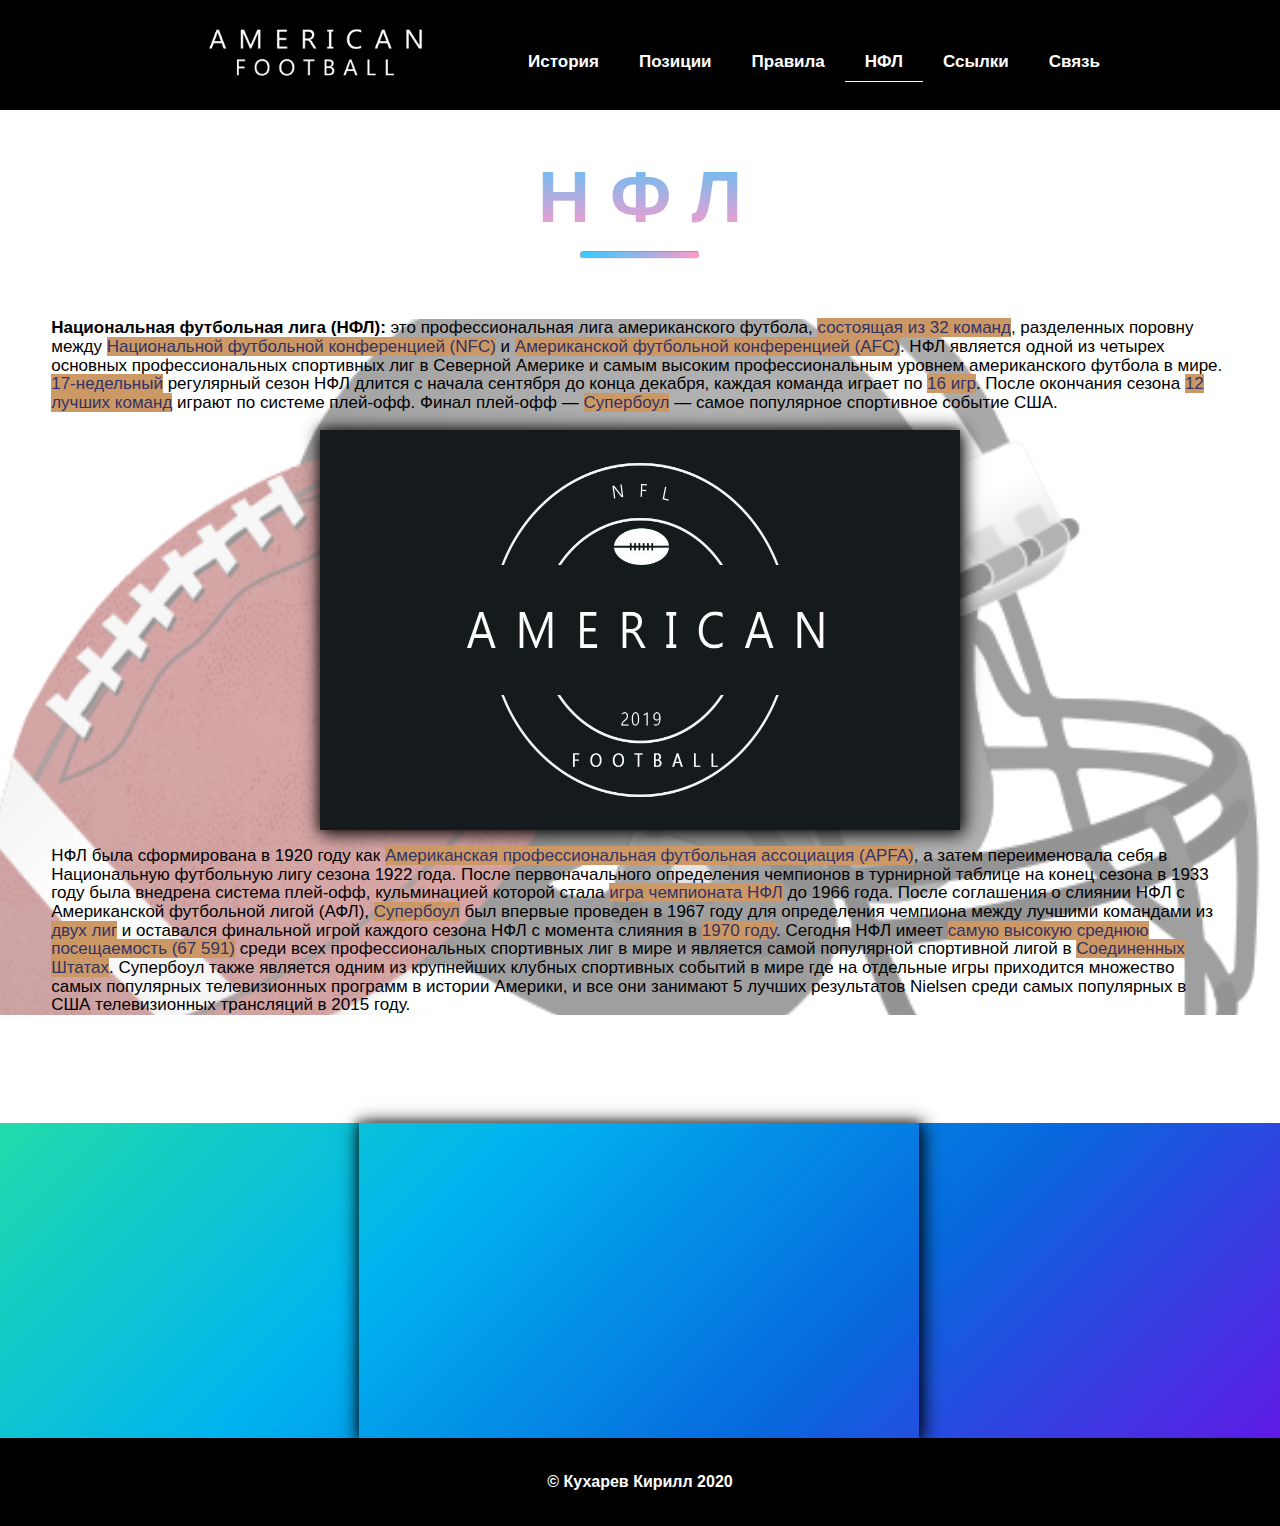
<file: nfl.html>
<!DOCTYPE html>
<html lang="ru">
  <head>
    <title>Американский футбол</title>
    <link rel="stylesheet" href="assets/css/nfl.css" />
    <link
      href="https://fonts.googleapis.com/css?family=Roboto+Slab:400,700&display=swap"
      rel="stylesheet"
    />
    <meta charset="UTF-8" name="viewport" content="width=device-width, initial-scale=1" />
  </head>
  <body>
    <nav class="navbar">
      <ul class="ulNavbar" id="dropdownClick">
        <li class="navLeft">
          <a href="index.html"><img src="assets/media/SYMBOL.png" alt="Error"/></a>
        </li>
        <li class="dropdownicon">
          <a href="javascript:void(0);" onclick="dropdownMenu()">&#9776;</a>
        </li>
        <li class="navRight">
          <a href="contact.html" class="boxF">Связь</a>
        </li>
        <li class="navRight">
          <a class="boxE" href="references.html">Ссылки</a>
        </li>
        <li class="navRight"><a class="boxD active" href="nfl.html">НФЛ</a></li>
        <li class="navRight"><a class="boxC" href="rules.html">Правила</a></li>
        <li class="navRight">
          <a class="boxB" href="position.html">Позиции</a>
        </li>
        <li class="navRight"><a class="boxA" href="index.html">История</a></li>
      </ul>
    </nav>
    <div class="box6">
      <div class="container">
        <div class="section5">
          <div class="moreHeading">
            <h1 id="nfl">Н Ф Л</h1>
            <hr class="hrStyling" />
          </div>
          <div
            class="nflParagraph"
            style="background: url(assets/media/NFLballandhelmet.png) no-repeat center;background-size:150vh;"
          >
            <p>
                <b>Национальная футбольная лига (НФЛ):</b> это профессиональная лига американского футбола, <span class="textcolor">состоящая из 32 команд</span>, разделенных поровну между <span class="textcolor">Национальной футбольной конференцией (NFC)</span> и <span class="textcolor">Американской футбольной конференцией (AFC)</span>. НФЛ является одной из четырех основных профессиональных спортивных лиг в Северной Америке и самым высоким профессиональным уровнем американского футбола в мире. <span class="textcolor">17-недельный</span> регулярный сезон НФЛ длится с начала сентября до конца декабря, каждая команда играет по <span class="textcolor">16 игр</span>. После окончания сезона <span class="textcolor">12 лучших команд</span> играют по системе плей-офф. Финал плей-офф — <span class="textcolor">Супербоул</span> — самое популярное спортивное событие США.
            </p>
            <img
              class="circle"
              title="Self Made Logo"
              src="assets/media/selfmadelogo.jpg"
              alt="error"
            />
            <p>
                НФЛ была сформирована в 1920 году как <span class="textcolor">Американская профессиональная футбольная ассоциация (APFA)</span>, а затем переименовала себя в Национальную футбольную лигу сезона 1922 года. После первоначального определения чемпионов в турнирной таблице на конец сезона в 1933 году была внедрена система плей-офф, кульминацией которой стала <span class="textcolor">игра чемпионата НФЛ</span> до 1966 года. 
                После соглашения о слиянии НФЛ с Американской футбольной лигой (АФЛ), <span class="textcolor">Супербоул</span> был впервые проведен в 1967 году для определения чемпиона между лучшими командами из <span class="textcolor">двух лиг</span> и оставался финальной игрой каждого сезона НФЛ с момента слияния в <span class="textcolor">1970 году</span>. Сегодня НФЛ имеет <span class="textcolor">самую высокую среднюю посещаемость (67 591)</span> среди всех профессиональных спортивных лиг в мире и является самой популярной спортивной лигой в <span class="textcolor">Соединенных Штатах</span>. Супербоул также является одним из крупнейших клубных спортивных событий в мире где на отдельные игры приходится множество самых популярных телевизионных программ в истории Америки, и все они занимают 5 лучших результатов Nielsen среди самых популярных в США телевизионных трансляций в 2015 году.
            </p>
          </div>
        </div>
      </div>
    </div>
    <div class="Iframe">
      <iframe
        width="560"
        height="315"
        src="https://www.youtube.com/embed/4DfchhaTq_A"
        allow="accelerometer; autoplay; encrypted-media; gyroscope; picture-in-picture"
        allowfullscreen
      ></iframe>
    </div>
    <footer>
      <div class="container">
        <div class="row">
          <div class="col-12">
            <p><b>&copy; Кухарев Кирилл 2020</b></p>
          </div>
        </div>
      </div>
    </footer>
    <script>
      function dropdownMenu() {
        var x = document.getElementById("dropdownClick");
        if (x.className === "ulNavbar") {
          x.className += " responsive";
        } else {
          x.className = "ulNavbar";
        }
      }
    </script>
  </body>
</html>
</file>
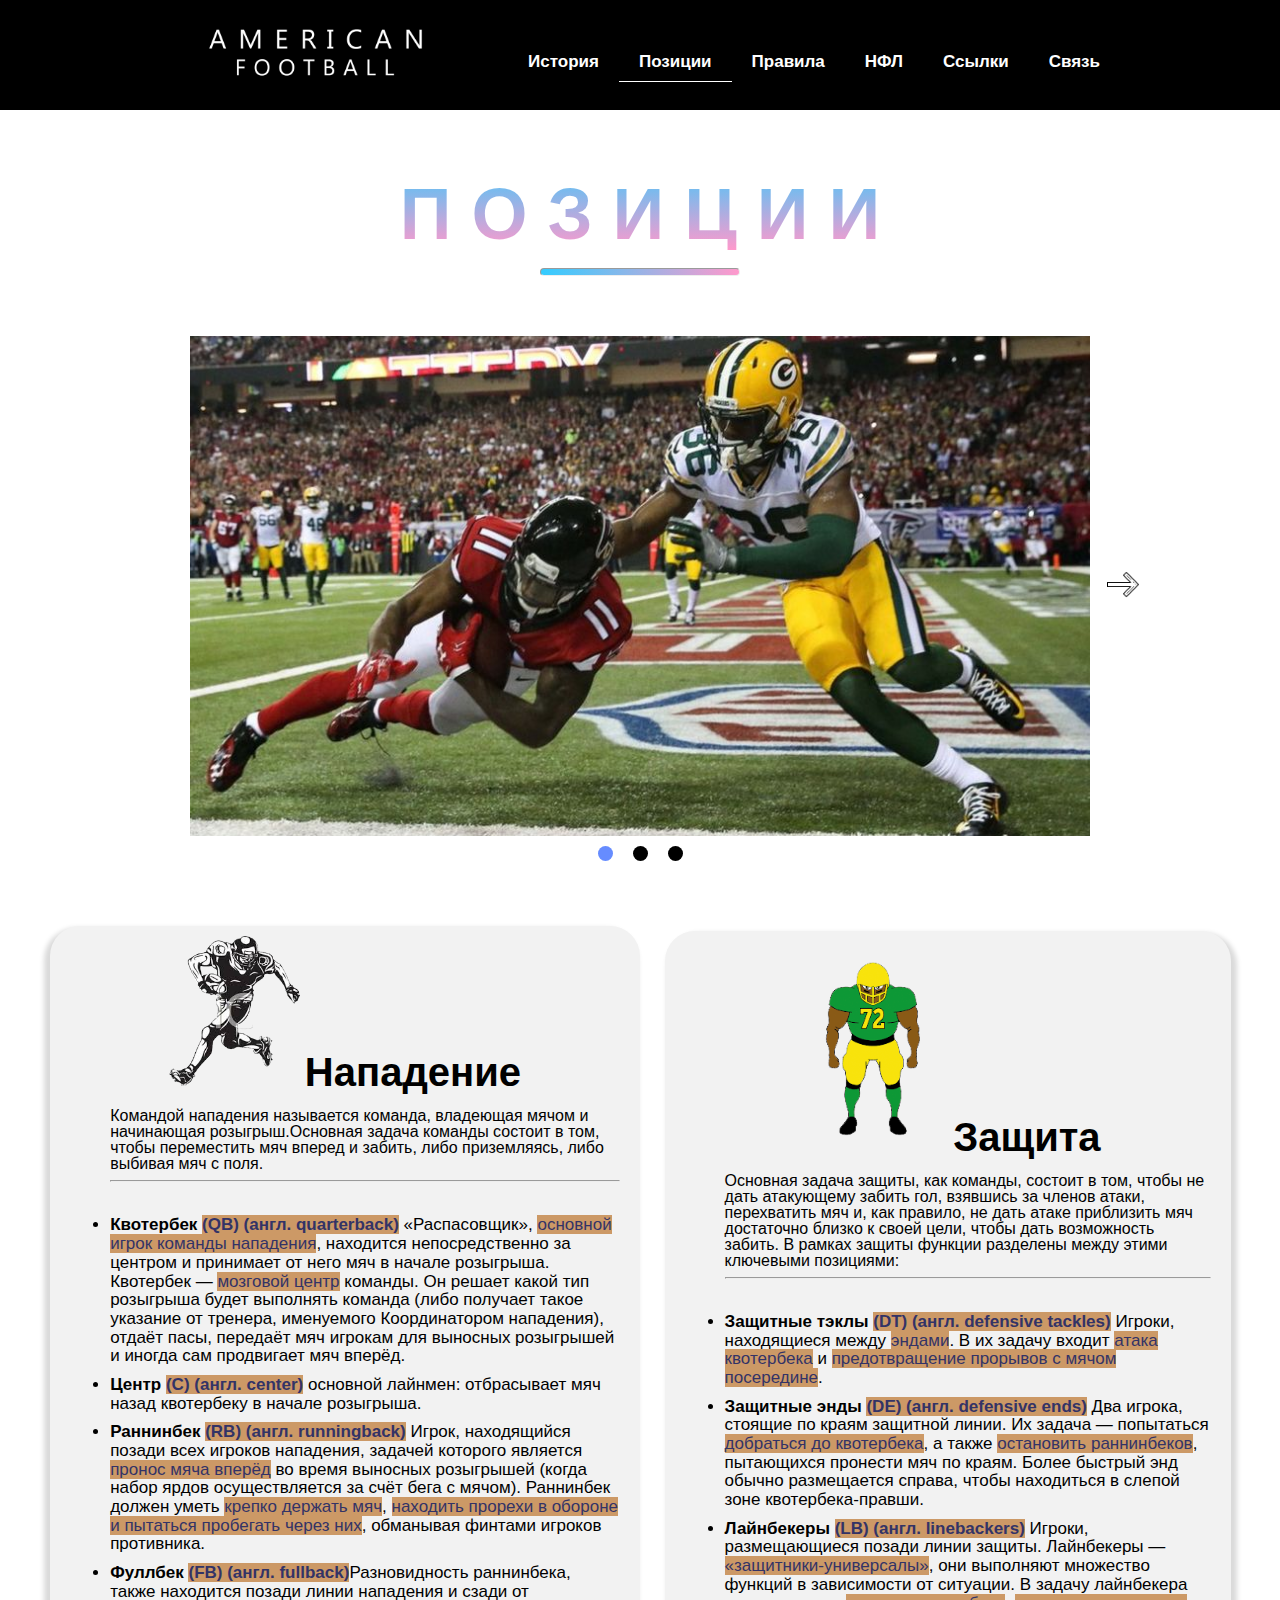
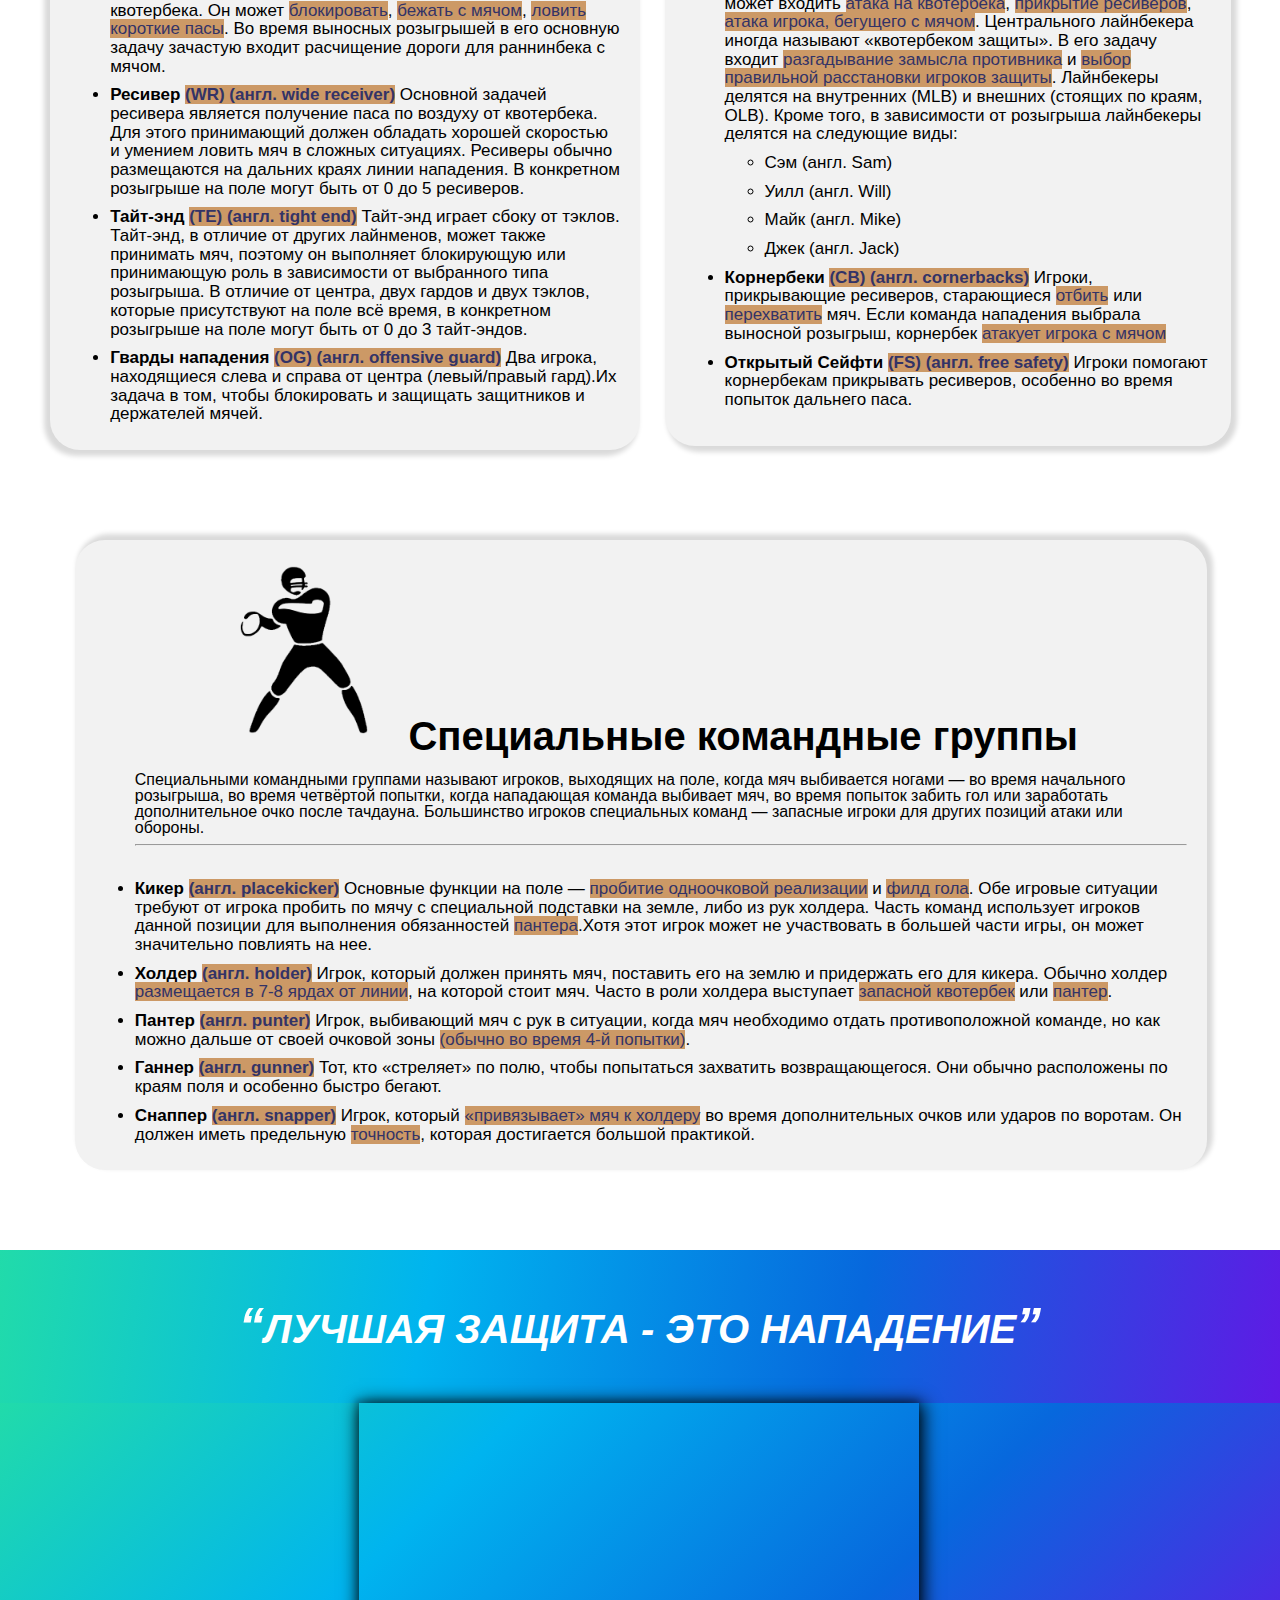
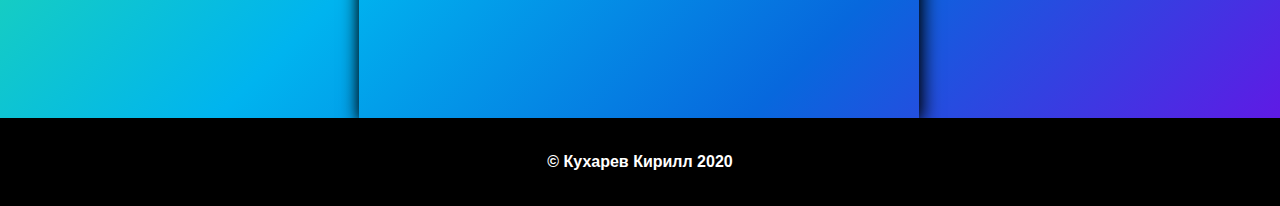
<file: position.html>
<!DOCTYPE html>
<html lang="ru">

<head>
    <title>Американский футбол</title>
    <link rel="stylesheet" href="assets/css/position.css" />
    <link href="https://fonts.googleapis.com/css?family=Roboto+Slab:400,700&display=swap" rel="stylesheet" />
    <meta charset="UTF-8" name="viewport" content="width=device-width, initial-scale=1" /> </head>

<body>
    <nav class="navbar">
        <ul class="ulNavbar" id="dropdownClick">
            <li class="navLeft">
                <a href="index.html"><img src="assets/media/SYMBOL.png" alt="Error" /></a>
            </li>
            <li class="dropdownicon"> <a href="javascript:void(0);" onclick="dropdownMenu()">&#9776;</a> </li>
            <li class="navRight"> <a href="contact.html" class="boxF">Связь</a> </li>
            <li class="navRight"> <a class="boxE" href="references.html">Ссылки</a> </li>
            <li class="navRight"><a class="boxD" href="nfl.html">НФЛ</a></li>
            <li class="navRight"><a class="boxC" href="rules.html">Правила</a></li>
            <li class="navRight"> <a class="boxB active" href="position.html">Позиции</a> </li>
            <li class="navRight"><a class="boxA" href="index.html">История</a></li>
        </ul>
    </nav>
    <div class="box3">
        <div class="conatiner">
            <div class="Section2">
                <div class="backgroundColor2">
                    <h1 id="Positions">П О З И Ц И И</h1>
                    <hr class="hrStyling" />
                    <div class="carousal">
                        <button class="carousal_button carousal_button--left is-hidden"> <img src="assets/media/left4.png" alt="error" /> </button>
                        <div class="carousal_container">
                            <ul class="carousal_track">
                                <li class="carousal_slide current_slide"> <img class="carousal_image" src="assets/media/off.jpg" alt="error" /> </li>
                                <li class="carousal_slide"> <img class="carousal_image" src="assets/media/defence.jpg" alt="error" /> </li>
                                <li class="carousal_slide"> <img class="carousal_image" src="assets/media/specialunits.jpg" alt="error" /> </li>
                            </ul>
                        </div>
                        <button class="carousal_button carousal_button--right"> <img src="assets/media/right4.png" alt="error" /> </button>
                        <div class="carousal_nav">
                            <button class="carousal_indicator current_slide"></button>
                            <button class="carousal_indicator"></button>
                            <button class="carousal_indicator"></button>
                        </div>
                    </div>
                    <div class="row">
                        <div class="col-6">
                            <div class="Position_paragraph">
                                <div class="offensivebg">
                                    <div class="offensive"> <span><img
                          src="assets/media/offensiveClipEdited.png"
                          alt="Error"
                      /></span>
                                        <h2><span>Нападение</span></h2> </div>
                                    <ul>
                                        Командой нападения называется команда, владеющая мячом и начинающая розыгрыш.Основная задача команды состоит в том, чтобы переместить мяч вперед и забить, либо приземляясь, либо выбивая мяч с поля.
                                        <hr>
                                        <br>
                                        <li> <b>Квотербек <span class="textcolor">(QB) (англ. quarterback)</span></b> «Распасовщик», <span class="textcolor">основной игрок команды нападения</span>, находится непосредственно за центром и принимает от него мяч в начале розыгрыша. Квотербек — <span class="textcolor">мозговой центр</span> команды. Он решает какой тип розыгрыша будет выполнять команда (либо получает такое указание от тренера, именуемого Координатором нападения), отдаёт пасы, передаёт мяч игрокам для выносных розыгрышей и иногда сам продвигает мяч вперёд.</li>
                                        <li> <b>Центр <span class="textcolor">(C) (англ. center)</span></b> основной лайнмен: отбрасывает мяч назад квотербеку в начале розыгрыша.
                                        <li> <b>Раннинбек <span class="textcolor">(RB) (англ. runningback)</span></b> Игрок, находящийся позади всех игроков нападения, задачей которого является <span class="textcolor">пронос мяча вперёд</span> во время выносных розыгрышей (когда набор ярдов осуществляется за счёт бега с мячом). Раннинбек должен уметь <span class="textcolor">крепко держать мяч</span>, <span class="textcolor">находить прорехи в обороне и пытаться пробегать через них</span>, обманывая финтами игроков противника.
                                        </li>
                                        <li><b>Фуллбек <span class="textcolor">(FB) (англ. fullback)</span></b>Разновидность раннинбека, также находится позади линии нападения и сзади от квотербека. Он может <span class="textcolor">блокировать</span>, <span class="textcolor">бежать с мячом</span>, <span class="textcolor">ловить короткие пасы</span>. Во время выносных розыгрышей в его основную задачу зачастую входит расчищение дороги для раннинбека с мячом.  </li>
                                        <li> <b>Ресивер <span class="textcolor">(WR) (англ. wide receiver)</span></b> Основной задачей ресивера является получение паса по воздуху от квотербека. Для этого принимающий должен обладать хорошей скоростью и умением ловить мяч в сложных ситуациях. Ресиверы обычно размещаются на дальних краях линии нападения. В конкретном розыгрыше на поле могут быть от 0 до 5 ресиверов.
                                        </li>
                                        <li><b>Тайт-энд <span class="textcolor">(TE) (англ. tight end)</span></b> Тайт-энд играет сбоку от тэклов. Тайт-энд, в отличие от других лайнменов, может также принимать мяч, поэтому он выполняет блокирующую или принимающую роль в зависимости от выбранного типа розыгрыша. В отличие от центра, двух гардов и двух тэклов, которые присутствуют на поле всё время, в конкретном розыгрыше на поле могут быть от 0 до 3 тайт-эндов. </li>
                                        <li> <b>Гварды нападения <span class="textcolor">(OG) (англ. offensive guard)</span></b> Два игрока, находящиеся слева и справа от центра (левый/правый гард).Их задача в том, чтобы блокировать и защищать защитников и держателей мячей. </li>
                                    </ul>
                                </div>
                            </div>
                        </div>
                        <div class="col-6">
                            <div class="Position_paragraph">
                                <div class="defensivebg">
                                    <div class="defensive"> <span><img
                                      src="assets/media/defensiveClipEdited.png" alt="Error"/></span>
                                        <h2><span>Защита</span></h2> </div>
                                    <ul>
                                        Основная задача защиты, как команды, состоит в том, чтобы не дать атакующему забить гол, взявшись за членов атаки, перехватить мяч и, как правило, не дать атаке приблизить мяч достаточно близко к своей цели, чтобы дать возможность забить. В рамках защиты функции разделены между этими ключевыми позициями:
                                        <hr>
                                        <br>
                                        <li><b>Защитные тэклы <span class="textcolor">(DT) (англ. defensive tackles)</span></b> Игроки, находящиеся между <span class="textcolor">эндами</span>. В их задачу входит <span class="textcolor">атака квотербека</span> и <span class="textcolor">предотвращение прорывов с мячом посередине</span>.</li>
                                        
                                        <li> <b>Защитные энды <span class="textcolor">(DE) (англ. defensive ends)</span></b> Два игрока, стоящие по краям защитной линии. Их задача — попытаться <span class="textcolor">добраться до квотербека</span>, а также <span class="textcolor">остановить раннинбеков</span>, пытающихся пронести мяч по краям. Более быстрый энд обычно размещается справа, чтобы находиться в слепой зоне квотербека-правши. </li>
                                        
                                        <li> <b>Лайнбекеры <span class="textcolor">(LB) (англ. linebackers)</span> </b> Игроки, размещающиеся позади линии защиты. Лайнбекеры — <span class="textcolor">«защитники-универсалы»</span>, они выполняют множество функций в зависимости от ситуации. В задачу лайнбекера может входить <span class="textcolor">атака на квотербека</span>, <span class="textcolor">прикрытие ресиверов</span>, <span class="textcolor">атака игрока, бегущего с мячом</span>. Центрального лайнбекера иногда называют «квотербеком защиты». В его задачу входит <span class="textcolor">разгадывание замысла противника</span> и <span class="textcolor">выбор правильной расстановки игроков защиты</span>. Лайнбекеры делятся на внутренних (MLB) и внешних (стоящих по краям, OLB). Кроме того, в зависимости от розыгрыша лайнбекеры делятся на следующие виды: <ul><li>Сэм (англ. Sam) </li> <li>Уилл (англ. Will)</li> <li>Майк (англ. Mike)</li><li>Джек (англ. Jack)</li></ul></li>
                                        
                                        <li><b>Корнербеки <span class="textcolor">(CB) (англ. cornerbacks)</span></b> Игроки, прикрывающие ресиверов, старающиеся <span class="textcolor">отбить</span> или <span class="textcolor">перехватить</span> мяч. Если команда нападения выбрала выносной розыгрыш, корнербек <span class="textcolor">атакует игрока с мячом</span></li>
                                        
                                        <li><b>Открытый Сейфти <span class="textcolor">(FS) (англ. free safety)</span></b> Игроки помогают корнербекам прикрывать ресиверов, особенно во время попыток дальнего паса.</li>
                                    </ul>
                                </div>
                            </div>
                        </div>
                    </div>
                    <div class="row">
                        <div class="col-12">
                            <div class="Position_paragraph">
                                <div class="specialbg">
                                    <div class="special"> <span><img src="assets/media/throwclip.png" alt="Error"/></span>
                                        <h2><span>Специальные командные группы</span></h2> </div>
                                    <ul> 
                                        Специальными командными группами называют игроков, выходящих на поле, когда мяч выбивается ногами — во время начального розыгрыша, во время четвёртой попытки, когда нападающая команда выбивает мяч, во время попыток забить гол или заработать дополнительное очко после тачдауна. Большинство игроков специальных команд — запасные игроки для других позиций атаки или обороны.
                                           <hr>
                                           <br>
                                        <li> <b>Кикер <span class="textcolor">(англ. placekicker)</span></b> Основные функции на поле — <span class="textcolor">пробитие одноочковой реализации</span> и <span class="textcolor">филд гола</span>. Обе игровые ситуации требуют от игрока пробить по мячу с специальной подставки на земле, либо из рук холдера. Часть команд использует игроков данной позиции для выполнения обязанностей <span class="textcolor">пантера</span>.Хотя этот игрок может не участвовать в большей части игры, он может значительно повлиять на нее. </li>
                                        
                                        <li> <b>Холдер <span class="textcolor">(англ. holder)</span></b> Игрок, который должен принять мяч, поставить его на землю и придержать его для кикера. Обычно холдер <span class="textcolor">размещается в 7-8 ярдах от линии</span>, на которой стоит мяч. Часто в роли холдера выступает <span class="textcolor">запасной квотербек</span> или <span class="textcolor">пантер</span>. </li>
                                        
                                        <li> <b>Пантер <span class="textcolor">(англ. punter)</span></b> Игрок, выбивающий мяч с рук в ситуации, когда мяч необходимо отдать противоположной команде, но как можно дальше от своей очковой зоны <span class="textcolor">(обычно во время 4-й попытки)</span>. </li>
                                        
                                        <li> <b>Ганнер <span class="textcolor">(англ. gunner)</span></b> Тот, кто «стреляет» по полю, чтобы попытаться захватить возвращающегося. Они обычно расположены по краям поля и особенно быстро бегают. </li>
                                        
                                        <li> <b>Снаппер <span class="textcolor">(англ. snapper)</span></b> Игрок, который <span class="textcolor">«привязывает» мяч к холдеру</span> во время дополнительных очков или ударов по воротам. Он должен иметь предельную <span class="textcolor">точность</span>, которая достигается большой практикой. </li>
                                    </ul>
                                </div>
                            </div>
                        </div>
                    </div>
                </div>
            </div>
        </div>
    </div>
    <div class="MotivationalLine" style="background-image: linear-gradient(100deg, #21DBAA,#00B4EF,#0768DD,#5F1AE5);">
        <p> <i><span>&ldquo;</span>Лучшая защита - это нападение<span
            >&rdquo;</span
          ></i
        >
      </p>
    </div>
    <div class="Iframe">
      <iframe
        width="560"
        height="315"
        src="https://www.youtube.com/embed/4DfchhaTq_A"
        allow="accelerometer; autoplay; encrypted-media; gyroscope; picture-in-picture"
        allowfullscreen
      ></iframe>
    </div>
    <footer>
      <div class="container">
        <div class="row">
          <div class="col-12">
            <p><b>&copy; Кухарев Кирилл 2020</b></p>
          </div>
        </div>
      </div>
    </footer>
    <script>
      function dropdownMenu() {
        var x = document.getElementById("dropdownClick");
        if (x.className === "ulNavbar") {
          x.className += " responsive";
        } else {
          x.className = "ulNavbar";
        }
      }
    </script>
    <script src="assets/js/position.js"></script>
  </body>
</html>
</file>
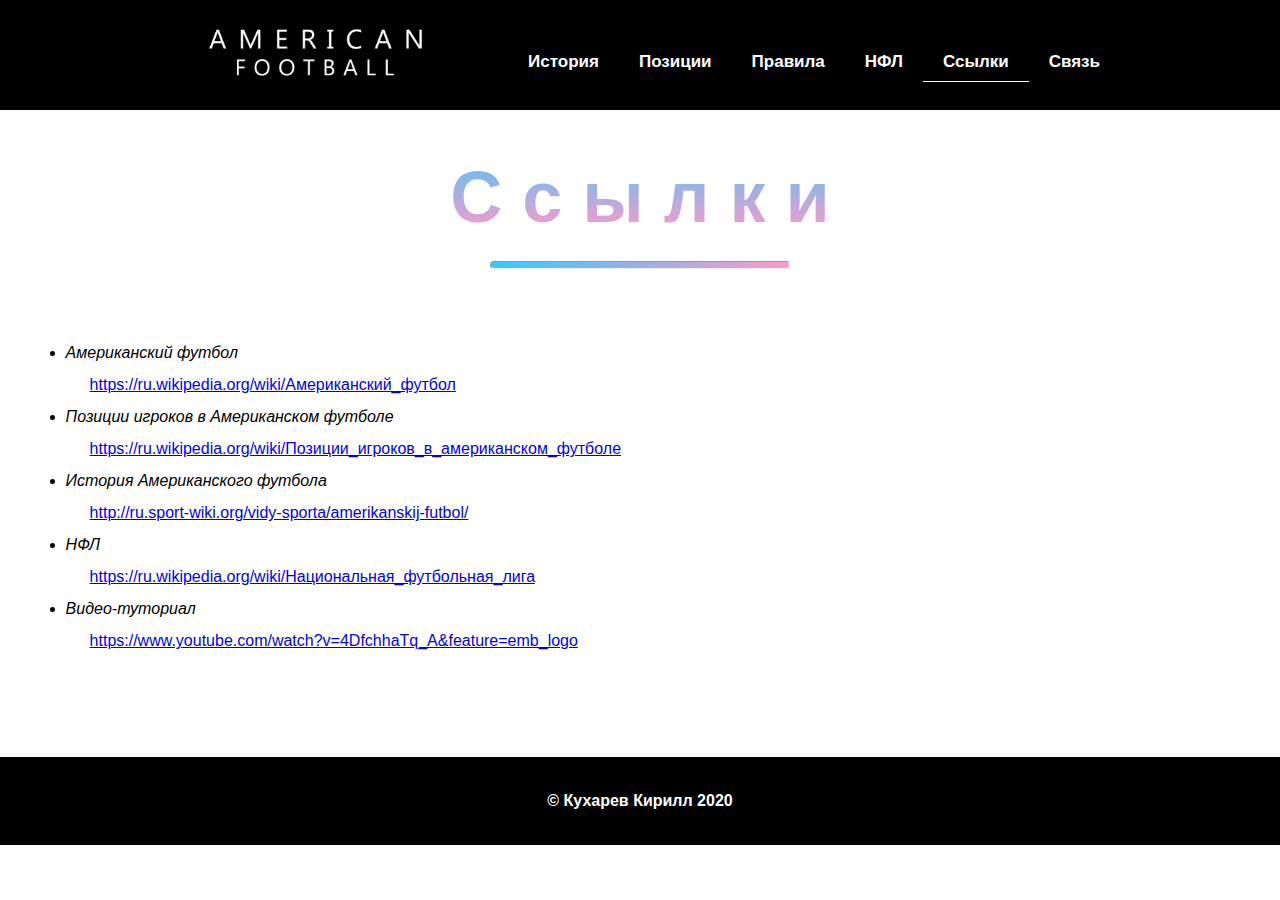
<file: references.html>
<!DOCTYPE html>
<html lang="en">
  <head>
    <title>Американский футбол</title>
    <link rel="stylesheet" href="assets/css/references.css" />
    <link
      href="https://fonts.googleapis.com/css?family=Roboto+Slab:400,700&display=swap"
      rel="stylesheet"
    />
    <meta charset="UTF-8" name="viewport" content="width=device-width, initial-scale=1" />
  </head>
  <body>
    <nav class="navbar">
      <ul class="ulNavbar" id="dropdownClick">
        <li class="navLeft">
          <a href="index.html"><img src="assets/media/SYMBOL.png" alt="Error"/></a>
        </li>
        <li class="dropdownicon">
          <a href="javascript:void(0);" onclick="dropdownMenu()">&#9776;</a>
        </li>
        <li class="navRight">
          <a href="contact.html" class="boxF">Связь</a>
        </li>
        <li class="navRight">
          <a class="boxE active" href="references.html">Ссылки</a>
        </li>
        <li class="navRight"><a class="boxD" href="nfl.html">НФЛ</a></li>
        <li class="navRight"><a class="boxC" href="rules.html">Правила</a></li>
        <li class="navRight">
          <a class="boxB" href="position.html">Позиции</a>
        </li>
        <li class="navRight"><a class="boxA" href="index.html">История</a></li>
      </ul>
    </nav>
    <div class="Section6">
      <div class="container">
        <div class="RefHeading">
          <h1>С с ы л к и</h1>
          <hr class="hrStyling" />
        </div>
        <div class="row">
          <div class="col-12">
            <div class="bgColor">
              <ul>
                <li>
                  <div class="first-line">
                    <p>
                          <cite> Американский футбол</cite> 
                    </p>
                  </div>
                  <div class="second-line">
                    <p><a href="https://ru.wikipedia.org/wiki/Американский_футбол">https://ru.wikipedia.org/wiki/Американский_футбол</a></p>
                  </div>
                </li>
                <li>
                  <div class="first-line">
                    <p>
                       <cite>Позиции игроков в Американском футболе</cite> 
                    </p>
                  </div>
                  <div class="second-line">
                    <p><a href="https://ru.wikipedia.org/wiki/Позиции_игроков_в_американском_футболе">https://ru.wikipedia.org/wiki/Позиции_игроков_в_американском_футболе</a></p>
                  </div>
                </li>
                <li>
                  <div class="first-line">
                    <p>
                      <cite>История Американского футбола</cite> 
                    </p>
                  </div>
                  <div class="second-line">
                    <p><a href="http://ru.sport-wiki.org/vidy-sporta/amerikanskij-futbol/">http://ru.sport-wiki.org/vidy-sporta/amerikanskij-futbol/</a></p>
                  </div>
                </li>
                <li>
                  <div class="first-line">
                    <p>
                       <cite>НФЛ</cite>
                    </p>
                  </div>
                  <div class="second-line">
                    <p><a href="https://ru.wikipedia.org/wiki/Национальная_футбольная_лига">https://ru.wikipedia.org/wiki/Национальная_футбольная_лига</a>
                    </p>
                  </div>
                </li>
                <li>
                  <div class="first-line">
                    <p>
                      <cite>Видео-туториал</cite> 
                    </p>
                  </div>
                  <div class="second-line">
                    <p>
                      <a href="https://www.youtube.com/watch?v=4DfchhaTq_A&feature=emb_logo">https://www.youtube.com/watch?v=4DfchhaTq_A&feature=emb_logo</a>
                    </p>
                  </div>
                </li>
              </ul>
            </div>
          </div>
        </div>
      </div>
    </div>
    <footer>
      <div class="container">
        <div class="row">
          <div class="col-12">
            <p><b>&copy; Кухарев Кирилл 2020</b></p>
          </div>
        </div>
      </div>
    </footer>
    <script>
      function dropdownMenu() {
        var x = document.getElementById("dropdownClick");
        if (x.className === "ulNavbar") {
          x.className += " responsive";
        } else {
          x.className = "ulNavbar";
        }
      }
    </script>
  </body>
</html>
</file>
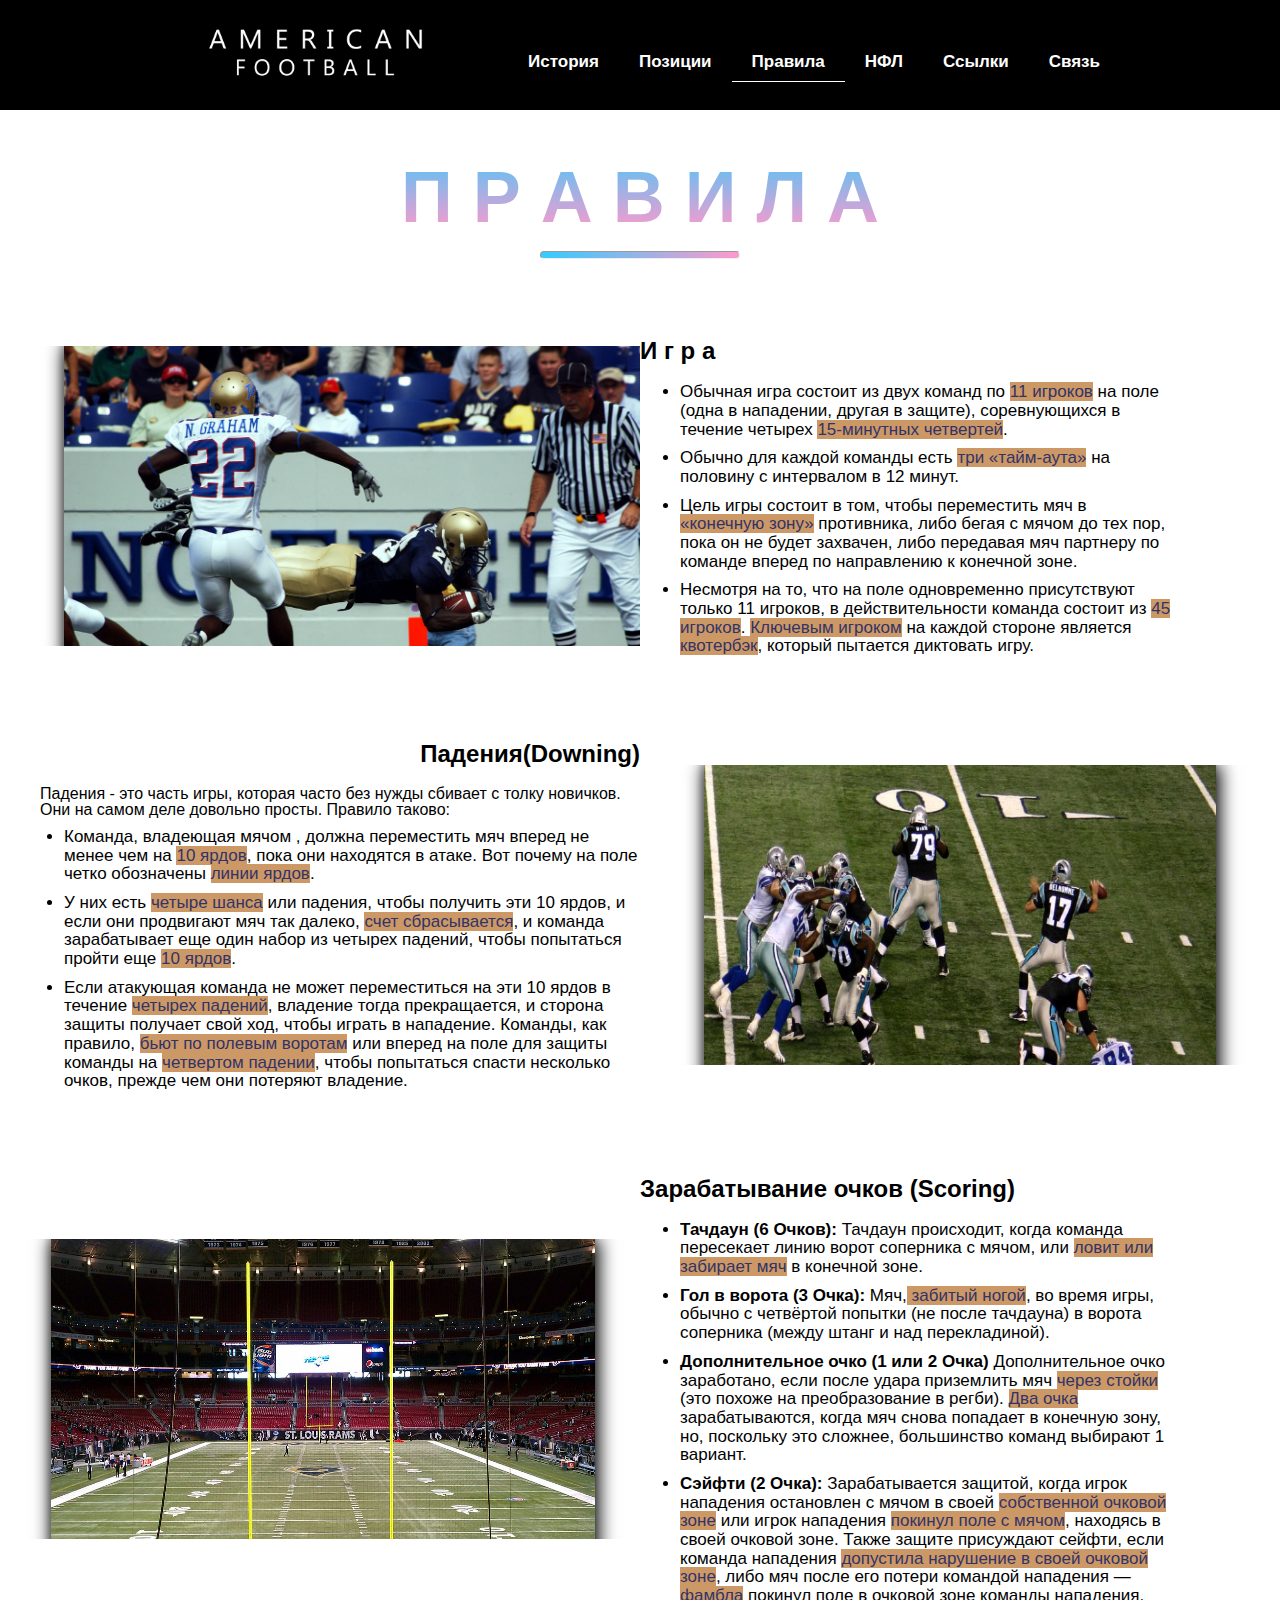
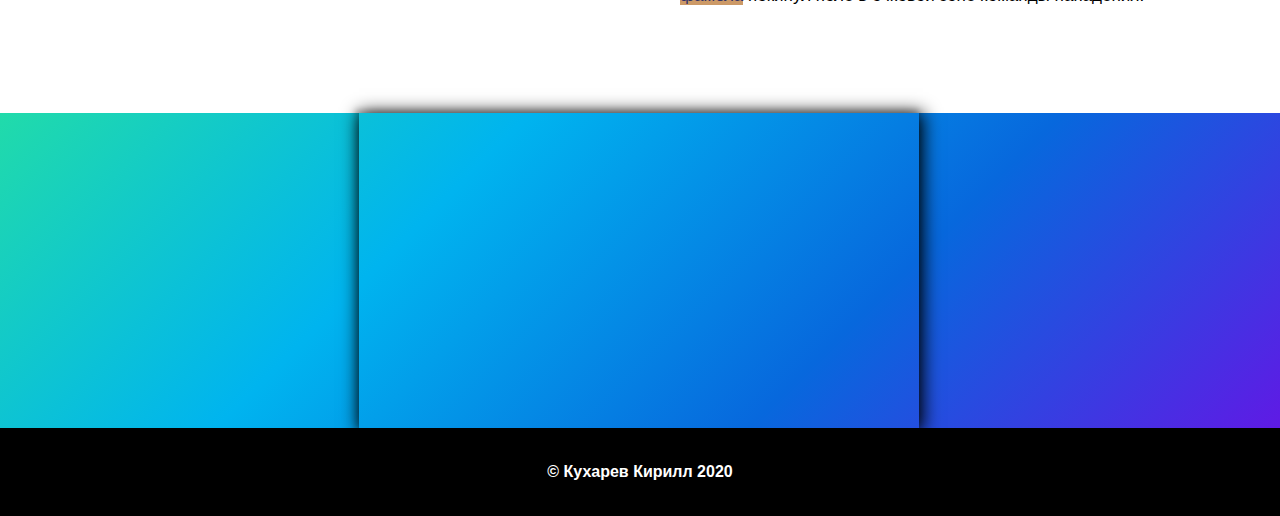
<file: rules.html>
<!DOCTYPE html>
<html lang="en">
  <head>
    <title>Американский футбол</title>
    <link rel="stylesheet" href="assets/css/rules.css" />
    <link
      href="https://fonts.googleapis.com/css?family=Roboto+Slab:400,700&display=swap"
      rel="stylesheet"
    />
    <meta charset="UTF-8" name="viewport" content="width=device-width, initial-scale=1" />
  </head>
  <body>
    <nav class="navbar">
      <ul class="ulNavbar" id="dropdownClick">
        <li class="navLeft">
          <a href="index.html"><img src="assets/media/SYMBOL.png" alt="Error"/></a>
        </li>
        <li class="dropdownicon">
          <a href="javascript:void(0);" onclick="dropdownMenu()">&#9776;</a>
        </li>
        <li class="navRight">
          <a href="contact.html" class="boxF">Связь</a>
        </li>
        <li class="navRight">
          <a class="boxE" href="references.html">Ссылки</a>
        </li>
        <li class="navRight"><a class="boxD" href="nfl.html">НФЛ</a></li>
        <li class="navRight">
          <a class="boxC active" href="rules.html">Правила</a>
        </li>
        <li class="navRight">
          <a class="boxB" href="position.html">Позиции</a>
        </li>
        <li class="navRight"><a class="boxA" href="index.html">История</a></li>
      </ul>
    </nav>
    <div class="box4">
      <div class="container">
        <div class="Section3">
          <div class="rules">
            <h1 id="Rules">П Р А В И Л А</h1>
            <hr class="hrStyling" />
          </div>
          <div class="row">
            <div class="col-6">
              <div class="scoreimg img-hover-zoom">
                <img src="assets/media/score.jpg" alt="error" />
              </div>
            </div>
            <div class="col-5">
              <div class="gameheading gameinfo">
                <h2>И г р а</h2>
                <ul>
                  <li>
                      Обычная игра состоит из двух команд по <span class="textcolor">11 игроков</span> на поле (одна в нападении, другая в защите), соревнующихся в течение четырех <span class="textcolor">15-минутных четвертей</span>.
                  </li>
                  <li>
                      Обычно для каждой команды есть <span class="textcolor">три «тайм-аута»</span> на половину с интервалом в 12 минут.
                  </li>
                  <li>
                      Цель игры состоит в том, чтобы переместить мяч в <span class="textcolor">«конечную зону»</span> противника, либо бегая с мячом до тех пор, пока он не будет захвачен, либо передавая мяч партнеру по команде вперед по направлению к конечной зоне.
                  </li>
                  <li>
                      Несмотря на то, что на поле одновременно присутствуют только 11 игроков, в действительности команда состоит из <span class="textcolor">45 игроков</span>. <span class="textcolor">Ключевым игроком</span> на каждой стороне является <span class="textcolor">квотербэк</span>, который пытается диктовать игру.
                  </li>
                </ul>
              </div>
            </div>
          </div>
          <div class="spacing">
            <div class="row" id="modify">
              <div class="col-6">
                <div class="downheading">
                  <h2>Падения(Downing)</h2>
                </div>
                <div class="downinfo">
                  <ul>
                      Падения - это часть игры, которая часто без нужды сбивает с толку новичков. Они на самом деле довольно просты. Правило таково:
                    <li>
                        Команда, владеющая мячом , должна переместить мяч вперед не менее чем на <span class="textcolor">10 ярдов</span>, пока они находятся в атаке. Вот почему на поле четко обозначены <span class="textcolor">линии ярдов</span>.
                    </li>
                    <li>
                        У них есть <span class="textcolor">четыре шанса</span> или падения, чтобы получить эти 10 ярдов, и если они продвигают мяч так далеко, <span class="textcolor">счет сбрасывается</span>, и команда зарабатывает еще один набор из четырех падений, чтобы попытаться пройти еще <span class="textcolor">10 ярдов</span>.
                    </li>
                    <li>
                        Если атакующая команда не может переместиться на эти 10 ярдов в течение <span class="textcolor">четырех падений</span>, владение тогда прекращается, и сторона защиты получает свой ход, чтобы играть в нападение. Команды, как правило, <span class="textcolor">бьют по полевым воротам</span> или вперед на поле для защиты команды на <span class="textcolor">четвертом падении</span>, чтобы попытаться спасти несколько очков, прежде чем они потеряют владение.
                    </li>
                  </ul>
                </div>
              </div>
              <div class="col-6">
                <div class="downimg img-hover-zoom">
                  <img src="assets/media/down.jpg" alt="error" />
                </div>
              </div>
            </div>
          </div>
          <div class="spacing">
            <div class="row">
              <div class="col-6">
                <div class="score1img img-hover-zoom">
                  <img
                    src="assets/media/Edward_Jones_Dome_endzone_view.jpg"
                    alt="error"
                  />
                </div>
              </div>
              <div class="col-5">
                <div class="gameheading">
                  <h2>Зарабатывание очков (Scoring)</h2>
                </div>
                <div class="gameinfo">
                  <ul>
                    <li>
                        <b>Тачдаун (6 Очков): </b>Тачдаун происходит, когда команда пересекает линию ворот соперника с мячом, или <span class="textcolor">ловит или забирает мяч</span> в конечной зоне.
                    </li>
                    <li>
                        <b>Гол в ворота  (3 Очка): </b>Мяч,<span class="textcolor"> забитый ногой</span>, во время игры, обычно с четвёртой попытки (не после тачдауна) в ворота соперника (между штанг и над перекладиной).
                    </li>
                    <li>
                        <b>Дополнительное очко (1 или 2 Очка) </b> Дополнительное очко заработано, если после удара приземлить мяч <span class="textcolor">через стойки</span> (это похоже на преобразование в регби). <span class="textcolor">Два очка</span> зарабатываются, когда мяч снова попадает в конечную зону, но, поскольку это сложнее, большинство команд выбирают 1 вариант.
                    </li>
                    <li>
                        <b>Сэйфти (2 Очка): </b>Зарабатывается защитой, когда игрок нападения остановлен с мячом в своей <span class="textcolor">собственной очковой зоне</span> или игрок нападения <span class="textcolor">покинул поле с мячом</span>, находясь в своей очковой зоне. Также защите присуждают сейфти, если команда нападения <span class="textcolor">допустила нарушение в своей очковой зоне</span>, либо мяч после его потери командой нападения — <span class="textcolor">фамбла</span>  покинул поле в очковой зоне команды нападения.
                    </li>
                  </ul>
                </div>
              </div>
            </div>
          </div>
        </div>
      </div>
    </div>
    <div class="Iframe">
      <iframe
        width="560"
        height="315"
        src="https://www.youtube.com/embed/4DfchhaTq_A"
        allow="accelerometer; autoplay; encrypted-media; gyroscope; picture-in-picture"
        allowfullscreen
      ></iframe>
    </div>
    <footer>
      <div class="container">
        <div class="row">
          <div class="col-12">
            <p><b>&copy; Кухарев Кирилл 2020 </b></p>
          </div>
        </div>
      </div>
    </footer>
    <script>
      function dropdownMenu() {
        var x = document.getElementById("dropdownClick");
        if (x.className === "ulNavbar") {
          x.className += " responsive";
        } else {
          x.className = "ulNavbar";
        }
      }
    </script>
  </body>
</html>
</file>
<file: assets/css/nfl.css>
/*########## Содержание страницы    #############*/
header,
nav,
footer {
  display: block;
}

body {
  line-height: 1;
  margin: 0;
  background-color: #fff;
  font-family: "Roboto", sans-serif, serif;
}

* {
  box-sizing: border-box;
}

.col-0 {
  width: 5%;
}
.col-1 {
  width: 8.33%;
}
.col-2 {
  width: 16.66%;
}
.col-3 {
  width: 25%;
}
.col-4 {
  width: 33.33%;
}
.col-5 {
  width: 41.66%;
}
.col-6 {
  width: 50%;
}
.col-7 {
  width: 58.33%;
}
.col-8 {
  width: 66.66%;
}
.col-9 {
  width: 75%;
}
.col-10 {
  width: 83.33%;
}
.col-11 {
  width: 91.66%;
}
.col-12 {
  width: 100%;
}

.container {
  width: 100%;
  margin-top: 0px;
  margin-bottom: 40px;
  padding-top: 4%;
  padding-bottom: 4%;
}

.row {
  width: 100%;
  display: flex;
  flex-wrap: wrap;
  align-items: center;
}

.row::after {
  display: table;
  clear: both;
  content: "";
}

.hrStyling {
  margin-top: -30px;
  margin-bottom: 60px;
  width: 120px;
  height: 8px;
  border-radius: 50px;
  background-image: linear-gradient(to right, #33ccff 0%, #ff99cc 100%);
}
.textcolor {
  color: #333366;
  background-color: #CC9966;
}

.dropdownicon {
  display: none;
}
/*#####################NavBar и секции#######################*/

.navbar {
  margin: 0;
  margin-top: 0px;
  padding: 0;
  width: 100%;
  background-color: #000;
  top: 0;
  position: sticky;
  z-index: 1000;
}

.ulNavbar {
  margin: 0 150px;
  padding: 10px;
  background-color: #000;
  overflow: hidden;
}

.ulNavbar li.navLeft {
  margin-left: 20px;
  float: left;
  max-width: 100%;
  height: 90px;
}

.ulNavbar img {
  max-width: 100%;
  height: 130px;
  margin-top: -20px;
}

.ulNavbar li {
  list-style-type: none;
  float: right;
}

.navRight {
  margin-top: 25px;
  font-weight: 900;
  line-height: 2;
  font-size: 17px;
}

.ulNavbar li a {
  padding: 10px 20px;
  text-decoration: none;
  color: #fff;
  display: inline-block;
  border-bottom: 1px solid transparent;
  padding-bottom: 2px;
  transition: 0.5s;
}
.ulNavbar li a.active {
  border-bottom: 1px solid #fff;
}
.ulNavbar li a:hover {
  border-bottom: 1px solid #fff;
}

/*////////////////////////Секция5////////////////////////////////////*/

.section5 h1 {
  margin-top: -20px;
  text-align: center;
  font-size: 72px;
  padding-top: 20px;
  background: -webkit-linear-gradient(#33ccff, #ff99cc);
  -webkit-background-clip: text;
  -webkit-text-fill-color: transparent;
}

.nflParagraph p {
  margin-left: 4%;
  margin-right: 4%;
  font-size: 17px;
  line-height: 1.1;
}

.nflParagraph img {
  display: block;
  margin: 0 auto;
  max-width: 50%;
  height: 400px;
  box-shadow: -2px -2px 5px 2px rgba(0, 0, 0, 0.15),
    2px 2px 17px 2px rgba(0, 0, 0, 1);
  transition: 0.9s;
}

.circle:hover {
  border-radius: 50%;
}

/*////////////////////////////Подвал//////////////////////////////*/

footer .container {
  background-color: #000;
  margin-bottom: 0px;
  padding: 20px;
}

.Iframe {
  background-image: linear-gradient(135deg, #21dbaa, #00b4ef, #0768dd, #5f1ae5);
  margin-bottom: 0px;
  margin-left: -2px;
  border: 0;
}

.Iframe iframe {
  display: block;
  margin-left: auto;
  margin-right: auto;
  padding: 30px;
  max-width: 100%;
  border: 0;
  box-shadow: -2px -2px 5px 2px rgba(0, 0, 0, 0.15),
    2px 2px 17px 2px rgba(0, 0, 0, 1);
}

footer p {
  text-align: center;
  color: #fff;
}

/*//////////////////// Медиа область /////////////////*/

@media screen and (max-width: 768px) {
  body {
    overflow-x: hidden;
  }

  .navRight {
    display: none;
  }

  .dropdownicon {
    display: block;
    position: absolute;
    top: 30px;
    right: 0;
  }
  .navLeft img {
    margin-left: 0px;
    max-width: 100%;
  }

  ul.ulNavbar.responsive li.dropdownicon {
    top: 25px;
    right: 0;
    position: absolute;
  }

  ul.ulNavbar.responsive li {
    float: none;
    display: flex;
  }

  ul.ulNavbar.responsive li a {
    display: block;
  }

  .col-6,
  .col-12,
  .col-5 {
    width: 100%;
  }

  .section5 h1 {
    font-size: 50px;
  }

  .nflParagraph img {
    display: block;
    max-width: 90%;
    height: auto;
    margin-left: auto;
    margin-right: auto;
    box-shadow: -2px -2px 5px 2px rgba(0, 0, 0, 0.15),
      2px 2px 17px 2px rgba(0, 0, 0, 1);
  }
}
</file>
<file: assets/css/position.css>
/*##########   Содержание страницы    #############*/
header,
nav,
footer {
  display: block;
}

body {
  line-height: 1;
  margin: 0;
  background-color: #fff;
  font-family: "Roboto", sans-serif, serif;
}

* {
  box-sizing: border-box;
}

.col-0 {
  width: 5%;
}
.col-1 {
  width: 8.33%;
}
.col-2 {
  width: 16.66%;
}
.col-3 {
  width: 25%;
}
.col-4 {
  width: 33.33%;
}
.col-5 {
  width: 41.66%;
}
.col-6 {
  width: 50%;
}
.col-7 {
  width: 58.33%;
}
.col-8 {
  width: 66.66%;
}
.col-9 {
  width: 75%;
}
.col-10 {
  width: 83.33%;
}
.col-11 {
  width: 91.66%;
}
.col-12 {
  width: 100%;
}

.container {
  width: 100%;
  margin-top: 0px;
  margin-bottom: 40px;
  padding-top: 4%;
  padding-bottom: 4%;
}

.row {
  width: 100%;
  display: flex;
  flex-wrap: wrap;
  align-items: center;
}

.row::after {
  display: table;
  clear: both;
  content: "";
}

.hrStyling {
  margin-top: -30px;
  margin-bottom: 60px;
  width: 200px;
  height: 8px;
  border-radius: 50px;
  background-image: linear-gradient(to right, #33ccff 0%, #ff99cc 100%);
}

.textcolor {
  color: #333366;
  background-color: #CC9966;
}

.dropdownicon {
  display: none;
}

/*#####################NavBar и секции#######################*/

.navbar {
  margin: 0;
  margin-top: 0px;
  padding: 0;
  width: 100%;
  background-color: #000;
  top: 0;
  position: sticky;
  z-index: 1000;
}

.ulNavbar {
  margin: 0 150px;
  padding: 10px;
  background-color: #000;
  overflow: hidden;
}

.ulNavbar li.navLeft {
  margin-left: 20px;
  float: left;
  max-width: 100%;
  height: 90px;
}

.ulNavbar img {
  max-width: 100%;
  height: 130px;
  margin-top: -20px;
}

.ulNavbar li {
  list-style-type: none;
  float: right;
}

.navRight {
  margin-top: 25px;
  font-weight: 900;
  line-height: 2;
  font-size: 17px;
}

.ulNavbar li a {
  padding: 10px 20px;
  text-decoration: none;
  color: #fff;
  display: inline-block;
  border-bottom: 1px solid transparent;
  padding-bottom: 2px;
  transition: 0.5s;
}
.ulNavbar li a.active {
  border-bottom: 1px solid #fff;
}
.ulNavbar li a:hover {
  border-bottom: 1px solid #fff;
}


/*############################Секция2#############################*/

.Section2 h1 {
  text-align: center;
  font-size: 72px;
  padding-top: 20px;
  background: -webkit-linear-gradient(#33ccff, #ff99cc);
  -webkit-background-clip: text;
  -webkit-text-fill-color: transparent;
}

.Position h2 {
  color: #000;
  margin-left: 10%;
  margin-right: 10%;
}

.Position_paragraph {
  margin-top: 90px;
  margin-left: 4%;
}

.carousal {
  position: relative;
  height: 500px;
  width: 900px;
  margin: 0 auto;
  margin-top: 40px;
}

.carousal_image {
  width: 100%;
  height: 100%;
  -webkit-overflow-scrolling: touch;
  object-fit: cover;
}
.carousal_container {
  background-color: lightgreen;
  height: 100%;
  position: relative;
  overflow: hidden;
}

.carousal_track {
  padding: 0;
  margin: 0;
  list-style-type: none;
  position: relative;
  height: 100%;
  transition: transform 500ms ease-in;
}

.carousal_slide {
  position: absolute;
  top: 0;
  bottom: 0;
  width: 100%;
}

.carousal_button {
  position: absolute;
  top: 50%;
  transform: translateY(-50%);
  background: transparent;
  border: 0;
  cursor: pointer;
}
.carousal_button--left {
  left: -60px;
}

.carousal_button--right {
  right: -60px;
}

.carousal_button img {
  width: 42px;
}

.carousal_nav {
  display: flex;
  justify-content: center;
  padding: 10px 0px;
}

.carousal_indicator {
  border: 0;
  border-radius: 50%;
  width: 15px;
  height: 15px;
  margin: 0 10px;
  cursor: pointer;
  background-color: #000;
}

.carousal_indicator.current_slide {
  background: #668cff;
}

.is-hidden {
  display: none;
}

.backgroundColor2 {
  background-color: #fff;
  margin-left: 2%;
  margin-right: 2%;
  padding-bottom: 40px;
}

.offensivebg {
  border-radius: 30px;
  padding: 10px 20px;
  background-color: #f2f2f2;
  box-shadow: -4px 4px 5px 2px rgba(0, 0, 0, 0.15);
}

.offensive h2 {
  display: inline;
  text-align: center;
  font-size: 40px;
}

.offensive img {
  height: 150px;
}

.offensive {
  text-align: center;
}

.offensivebg ul li {
  font-size: 17px;
  line-height: 1.1;
  margin-top: 10px;
}

.offensivebg ul p {
  font-size: 17px;
  line-height: 1.1;
}

.defensive h2 {
  display: inline;
  text-align: center;
  font-size: 40px;
}

.defensive img {
  height: 200px;
}

.defensive {
  text-align: center;
}

.defensivebg ul li {
  font-size: 17px;
  line-height: 1.1;
  margin-top: 10px;
}

.defensivebg ul p {
  font-size: 17px;
  line-height: 1.1;
}

.defensivebg {
  margin-right: 4%;
  border-radius: 30px;
  padding: 20px 20px;
  background-color: #f2f2f2;
  box-shadow: 4px 4px 5px 2px rgba(0, 0, 0, 0.15);
}

.special h2 {
  display: inline;
  text-align: center;
  font-size: 40px;
}

.special img {
  height: 200px;
}

.special {
  text-align: center;
}

.specialbg ul li {
  font-size: 17px;
  line-height: 1.1;
  margin-top: 10px;
}

.specialbg ul p {
  font-size: 17px;
  line-height: 1.1;
}

.specialbg {
  margin-right: 4%;
  border-radius: 30px;
  padding: 10px 20px;
  background-color: #f2f2f2;
  box-shadow: 4px -4px 5px 2px rgba(0, 0, 0, 0.15);
}

.MotivationalLine {
  margin-bottom: -40px;
}

.MotivationalLine p {
  font-size: 40px;
  color: #fff;
  line-height: 1.05;
  font-weight: 700;
  text-align: center;
  padding-top: 50px;
  padding-bottom: 50px;
  text-transform: uppercase;
}

.MotivationalLine span {
  font-size: 50px;
}

/*////////////////////////////Подвал//////////////////////////////*/

footer .container {
  background-color: #000;
  margin-bottom: 0px;
  padding: 20px;
}

.Iframe {
  background-image: linear-gradient(135deg, #21dbaa, #00b4ef, #0768dd, #5f1ae5);
  margin-bottom: 0px;
  margin-left: -2px;
  border: 0;
}

.Iframe iframe {
  display: block;
  margin-left: auto;
  margin-right: auto;
  padding: 30px;
  max-width: 100%;
  border: 0;
  box-shadow: -2px -2px 5px 2px rgba(0, 0, 0, 0.15),
    2px 2px 17px 2px rgba(0, 0, 0, 1);
}

footer p {
  text-align: center;
  color: #fff;
}

/*//////////////////// Медиа область /////////////////*/

@media screen and (max-width: 800px) {
  body {
    overflow-x: hidden;
  }

  .navRight {
    display: none;
  }

  .dropdownicon {
    display: block;
    position: absolute;
    top: 30px;
    right: 0;
  }
  .navLeft img {
    margin-left: 0px;
    max-width: 100%;
  }

  ul.ulNavbar.responsive li.dropdownicon {
    top: 25px;
    right: 0;
    position: absolute;
  }

  ul.ulNavbar.responsive li {
    float: none;
    display: flex;
  }

  ul.ulNavbar.responsive li a {
    display: block;
  }

  .col-6,
  .col-7,
  .col-5 {
    width: 100%;
    margin: 0px;
  }

  .Section2 h1 {
    max-width: 100%;
    font-size: 50px;
  }

  .carousal_button--right img {
    display: none;
  }

  .carousal {
    max-width: 100%;
  }

  .offensivebg {
    box-shadow: -2px -2px 5px 2px rgba(0, 0, 0, 0.15),
      2px 2px 17px 2px rgba(0, 0, 0, 1);
    margin-right: 4%;
  }

  .defensivebg {
    box-shadow: -2px -2px 5px 2px rgba(0, 0, 0, 0.15),
      2px 2px 17px 2px rgba(0, 0, 0, 1);
    margin-right: 4%;
  }

  .specialbg {
    box-shadow: -2px -2px 5px 2px rgba(0, 0, 0, 0.15),
      2px 2px 17px 2px rgba(0, 0, 0, 1);
    margin-right: 4%;
  }
}
</file>
<file: assets/css/references.css>
/*##########    DEFAULTS    #############*/
header,
nav,
footer {
  display: block;
}

body {
  line-height: 1;
  margin: 0;
  background-color: #fff;
  font-family: "Roboto", sans-serif, serif;
}

* {
  box-sizing: border-box;
}

.col-0 {
  width: 5%;
}
.col-1 {
  width: 8.33%;
}
.col-2 {
  width: 16.66%;
}
.col-3 {
  width: 25%;
}
.col-4 {
  width: 33.33%;
}
.col-5 {
  width: 41.66%;
}
.col-6 {
  width: 50%;
}
.col-7 {
  width: 58.33%;
}
.col-8 {
  width: 66.66%;
}
.col-9 {
  width: 75%;
}
.col-10 {
  width: 83.33%;
}
.col-11 {
  width: 91.66%;
}
.col-12 {
  width: 100%;
}

.container {
  width: 100%;
  margin-top: 0px;
  margin-bottom: 40px;
  padding-top: 4%;
  padding-bottom: 4%;
}

.row {
  width: 100%;
  display: flex;
  flex-wrap: wrap;
  align-items: center;
}

.row::after {
  display: table;
  clear: both;
  content: "";
}

.hrStyling {
  margin-top: -30px;
  margin-bottom: 60px;
  width: 120px;
  height: 8px;
  border-radius: 50px;
  background-image: linear-gradient(to right, #33ccff 0%, #ff99cc 100%);
}
.textcolor {
  color: #333366;
  background-color: #CC9966;
}
.dropdownicon {
  display: none;
}

.hrStyling {
  margin-top: -20px;
  margin-bottom: 60px;
  width: 300px;
  height: 8px;
  border-radius: 50px;
  background-image: linear-gradient(to right, #33ccff 0%, #ff99cc 100%);
}
/*#####################NavBar And Section-#######################*/

.navbar {
  margin: 0;
  margin-top: 0px;
  padding: 0;
  width: 100%;
  background-color: #000;
  top: 0;
  position: sticky;
  z-index: 1000;
}

.ulNavbar {
  margin: 0 150px;
  padding: 10px;
  background-color: #000;
  overflow: hidden;
}

.ulNavbar li.navLeft {
  margin-left: 20px;
  float: left;
  max-width: 100%;
  height: 90px;
}

.ulNavbar img {
  max-width: 100%;
  height: 130px;
  margin-top: -20px;
}

.ulNavbar li {
  list-style-type: none;
  float: right;
}

.navRight {
  margin-top: 25px;
  font-weight: 900;
  line-height: 2;
  font-size: 17px;
}

.ulNavbar li a {
  padding: 10px 20px;
  text-decoration: none;
  color: #fff;
  display: inline-block;
  border-bottom: 1px solid transparent;
  padding-bottom: 2px;
  transition: 0.5s;
}
.ulNavbar li a.active {
  border-bottom: 1px solid #fff;
}
.ulNavbar li a:hover {
  border-bottom: 1px solid #fff;
}

/*////////////////////////Section6////////////////////////////////////*/

.Section6 h1 {
  margin-top: -20px;
  text-align: center;
  font-size: 72px;
  padding-top: 20px;
  background: -webkit-linear-gradient(#33ccff, #ff99cc);
  -webkit-background-clip: text;
  -webkit-text-fill-color: transparent;
}

/*////////////////////////////footer//////////////////////////////*/

footer .container {
  background-color: #000;
  margin-bottom: 0px;
  padding: 20px;
}

footer p {
  text-align: center;
  color: #fff;
}

div.second-line {
  text-indent: 1.5em;
}
div.container ul {
  margin-left: 2%;
  margin-right: 2%;
}

/*////////////////////Media Query/////////////////*/

@media screen and (max-width: 800px) {
  body {
    overflow-x: hidden;
  }

  .navRight {
    display: none;
  }

  .dropdownicon {
    display: block;
    position: absolute;
    top: 30px;
    right: 0;
  }
  .navLeft img {
    margin-left: 0px;
    max-width: 100%;
  }

  ul.ulNavbar.responsive li.dropdownicon {
    top: 25px;
    right: 0;
    position: absolute;
  }

  ul.ulNavbar.responsive li {
    float: none;
    display: flex;
  }

  ul.ulNavbar.responsive li a {
    display: block;
  }

  .col-6,
  .col-12,
  .col-5 {
    width: 100%;
  }

  .Section6 h1 {
    font-size: 50px;
  }
}
</file>
<file: assets/css/rules.css>
/*##########    DEFAULTS    #############*/
header,
nav,
footer {
  display: block;
}

body {
  line-height: 1;
  margin: 0;
  background-color: #fff;
  font-family: "Roboto", sans-serif, serif;
}

* {
  box-sizing: border-box;
}

.col-0 {
  width: 5%;
}
.col-1 {
  width: 8.33%;
}
.col-2 {
  width: 16.66%;
}
.col-3 {
  width: 25%;
}
.col-4 {
  width: 33.33%;
}
.col-5 {
  width: 41.66%;
}
.col-6 {
  width: 50%;
}
.col-7 {
  width: 58.33%;
}
.col-8 {
  width: 66.66%;
}
.col-9 {
  width: 75%;
}
.col-10 {
  width: 83.33%;
}
.col-11 {
  width: 91.66%;
}
.col-12 {
  width: 100%;
}

.container {
  width: 100%;
  margin-top: 0px;
  margin-bottom: 40px;
  padding-top: 4%;
  padding-bottom: 4%;
}

.row {
  width: 100%;
  display: flex;
  flex-wrap: wrap;
  align-items: center;
}

.row::after {
  display: table;
  clear: both;
  content: "";
}

.hrStyling {
  margin-top: -30px;
  margin-bottom: 60px;
  width: 200px;
  height: 8px;
  border-radius: 50px;
  background-image: linear-gradient(to right, #33ccff 0%, #ff99cc 100%);
}

.textcolor {
  color: #333366;
  background-color: #CC9966;
}

.dropdownicon {
  display: none;
}

/*#####################NavBar And Section-#######################*/

.navbar {
  margin: 0;
  margin-top: 0px;
  padding: 0;
  width: 100%;
  background-color: #000;
  top: 0;
  position: sticky;
  z-index: 1000;
}

.ulNavbar {
  margin: 0 150px;
  padding: 10px;
  background-color: #000;
  overflow: hidden;
}

.ulNavbar li.navLeft {
  margin-left: 20px;
  float: left;
  max-width: 100%;
  height: 90px;
}

.ulNavbar img {
  max-width: 100%;
  height: 130px;
  margin-top: -20px;
}

.ulNavbar li {
  list-style-type: none;
  float: right;
}

.navRight {
  margin-top: 25px;
  font-weight: 900;
  line-height: 2;
  font-size: 17px;
}

.ulNavbar li a {
  padding: 10px 20px;
  text-decoration: none;
  color: #fff;
  display: inline-block;
  border-bottom: 1px solid transparent;
  padding-bottom: 2px;
  transition: 0.5s;
}
.ulNavbar li a.active {
  border-bottom: 1px solid #fff;
}
.ulNavbar li a:hover {
  border-bottom: 1px solid #fff;
}

/*///////////////////////////Section3/////////////////////////////////*/

.Section3 h1 {
  margin-top: -20px;
  text-align: center;
  font-size: 72px;
  padding-top: 20px;
  background: -webkit-linear-gradient(#33ccff, #ff99cc);
  -webkit-background-clip: text;
  -webkit-text-fill-color: transparent;
}

.scoreimg img {
  max-width: 100%;
  height: 400px;
  margin-left: 10%;
  box-shadow: -2px -2px 5px 2px rgba(0, 0, 0, 0.15),
    2px 2px 17px 2px rgba(0, 0, 0, 1);
}

.gameinfo li {
  font-size: 17px;
  line-height: 1.1;
  margin-top: 10px;
}

.spacing {
  margin-top: 50px;
}

.downimg img {
  max-width: 80%;
  height: 400px;
  margin-left: 10%;
  box-shadow: -2px -2px 5px 2px rgba(0, 0, 0, 0.15),
    2px 2px 17px 2px rgba(0, 0, 0, 1);
}

.downheading {
  text-align: end;
}

.downinfo li {
  margin-left: 4%;
  font-size: 17px;
  line-height: 1.1;
  margin-top: 10px;
}

.score1img img {
  max-width: 85%;
  height: 400px;
  margin-left: 8%;
  box-shadow: -2px -2px 5px 2px rgba(0, 0, 0, 0.15),
    2px 2px 17px 2px rgba(0, 0, 0, 1);
}

/*/////////////////////////Image zoom/////////////////////////////////*/

.img-hover-zoom {
  height: 300px;
  overflow: hidden;
}

.img-hover-zoom img {
  transition: transform 0.5s ease;
}

.img-hover-zoom:hover img {
  transform: scale(1.5);
}

/*////////////////////////////footer//////////////////////////////*/

footer .container {
  background-color: #000;
  margin-bottom: 0px;
  padding: 20px;
}

.Iframe {
  background-image: linear-gradient(135deg, #21dbaa, #00b4ef, #0768dd, #5f1ae5);
  margin-bottom: 0px;
  margin-left: -2px;
  border: 0;
}

.Iframe iframe {
  display: block;
  margin-left: auto;
  margin-right: auto;
  padding: 30px;
  max-width: 100%;
  border: 0;
  box-shadow: -2px -2px 5px 2px rgba(0, 0, 0, 0.15),
    2px 2px 17px 2px rgba(0, 0, 0, 1);
}

footer p {
  text-align: center;
  color: #fff;
}

/*////////////////////Media Query/////////////////*/

@media screen and (max-width: 800px) {
  body {
    overflow-x: hidden;
  }

  .navRight {
    display: none;
  }

  .dropdownicon {
    display: block;
    position: absolute;
    top: 30px;
    right: 0;
  }
  .navLeft img {
    margin-left: 0px;
    max-width: 100%;
  }

  ul.ulNavbar.responsive li.dropdownicon {
    top: 25px;
    right: 0;
    position: absolute;
  }

  ul.ulNavbar.responsive li {
    float: none;
    display: flex;
  }

  ul.ulNavbar.responsive li a {
    display: block;
  }

  .col-6,
  .col-12,
  .col-5 {
    width: 100%;
  }

  .Section3 h1 {
    font-size: 50px;
  }

  .scoreimg img {
    max-width: 90%;
    height: auto;
    margin-left: 5%;
    box-shadow: -2px -2px 5px 2px rgba(0, 0, 0, 0.15),
      2px 2px 17px 2px rgba(0, 0, 0, 1);
  }

  .downimg img {
    max-width: 90%;
    height: auto;
    margin-left: 5%;
    box-shadow: -2px -2px 5px 2px rgba(0, 0, 0, 0.15),
      2px 2px 17px 2px rgba(0, 0, 0, 1);
  }

  .score1img {
    max-width: 120%;
    height: auto;
    box-shadow: -2px -2px 5px 2px rgba(0, 0, 0, 0.15),
      2px 2px 17px 2px rgba(0, 0, 0, 1);
  }

  .gameheading {
    margin: 40px 30px 30px 20px;
  }

  .downinfo {
    margin: 40px 30px 30px 20px;
  }

  .gameinfo {
    margin: 40px 30px 30px 20px;
  }

  .gameheading h2 {
    display: block;
    text-align: center;
  }

  .downheading h2 {
    display: block;
    text-align: center;
  }

  #modify {
    flex-direction: column-reverse;
  }
}
</file>
